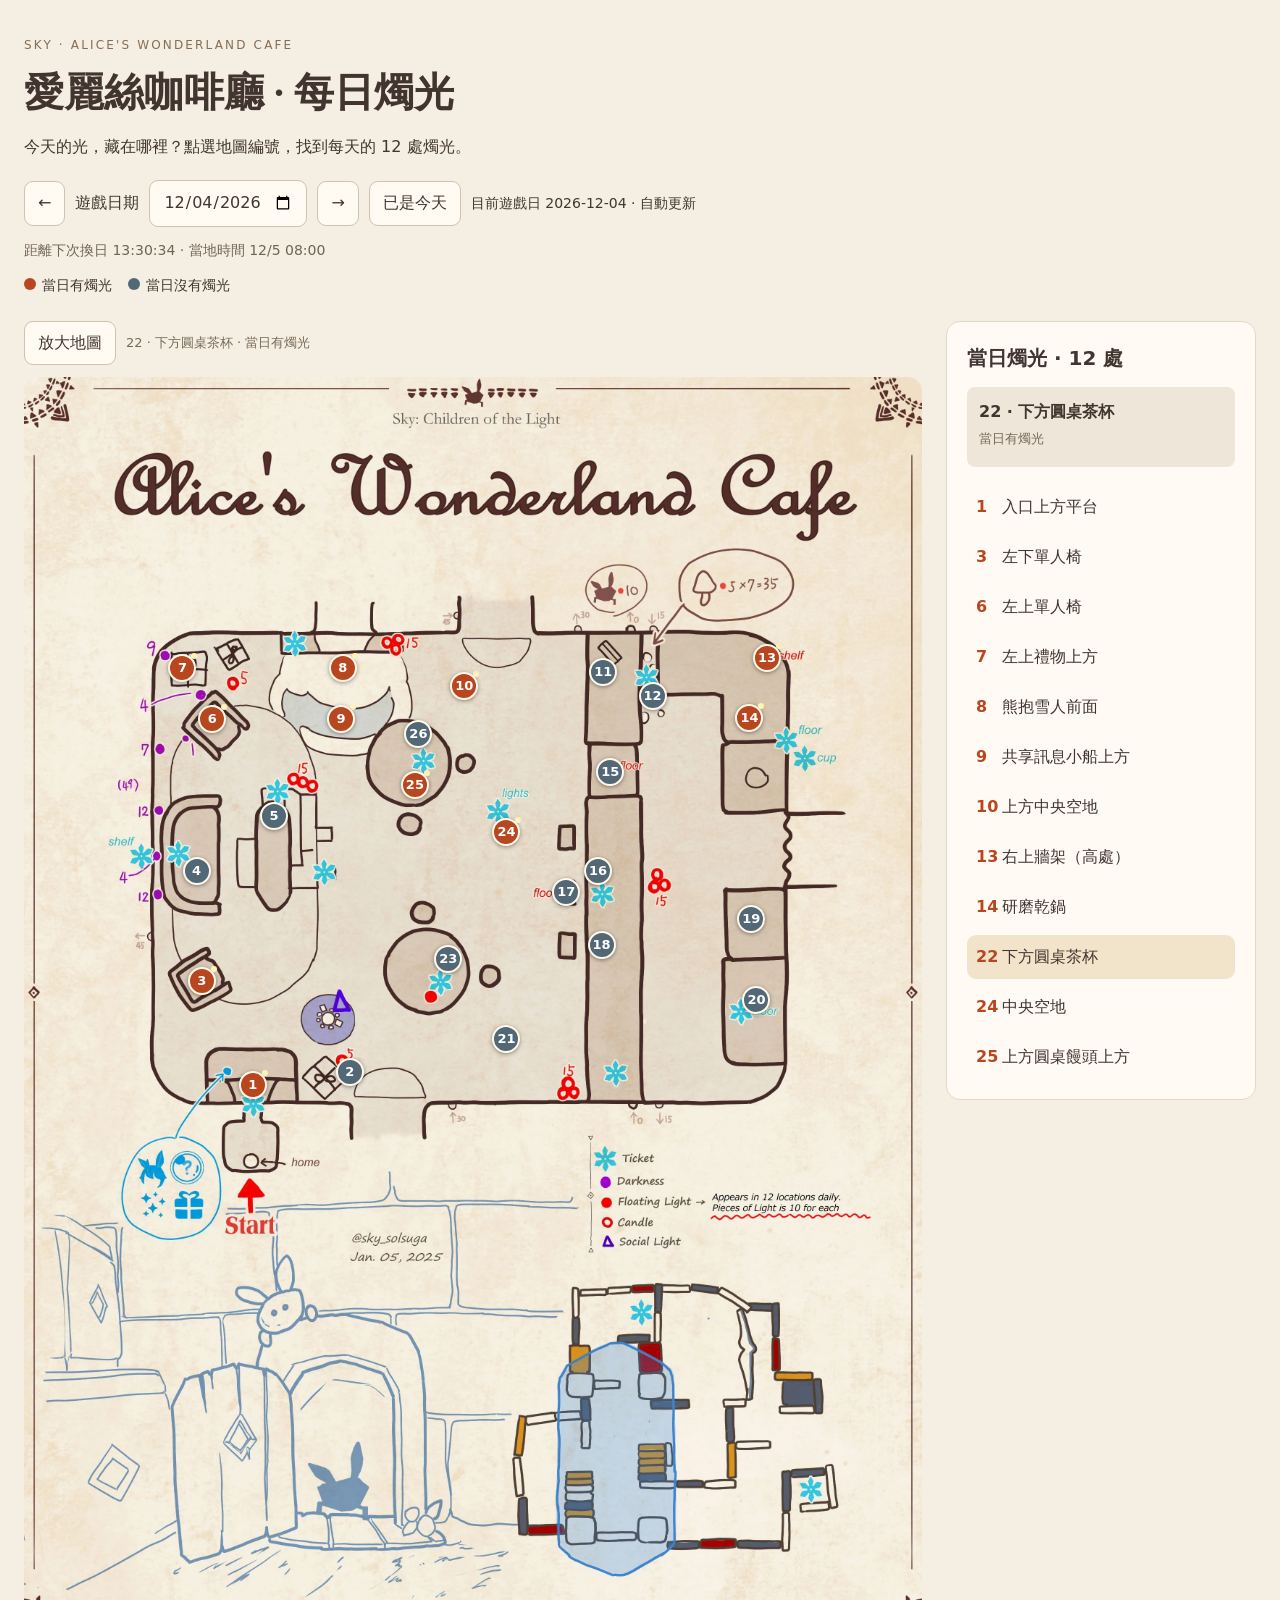
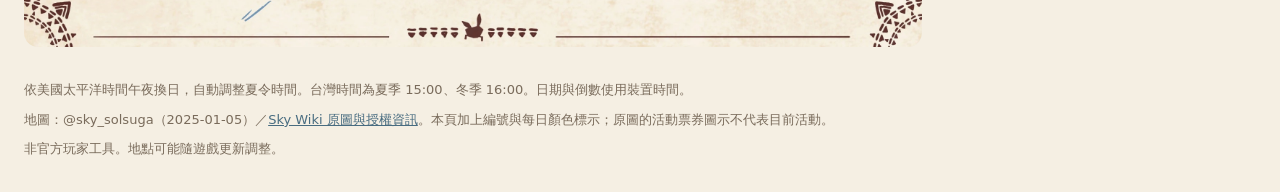
<file: index.html>
<!doctype html>
<html lang="zh-Hant">
<head>
<meta charset="utf-8">
<meta name="viewport" content="width=device-width,initial-scale=1">
<meta name="theme-color" content="#f5efe3">
<meta name="description" content="查看光遇愛麗絲咖啡廳每天的燭光位置，依遊戲換日自動更新。">
<title>愛麗絲咖啡廳 · 每日燭光</title>
<link rel="stylesheet" href="assets/style.css">
</head>
<body>
<header>
<div class="eyebrow">SKY · ALICE'S WONDERLAND CAFE</div>
<h1>愛麗絲咖啡廳 · 每日燭光</h1>
<p>今天的光，藏在哪裡？點選地圖編號，找到每天的 12 處燭光。</p>
<div class="toolbar">
<button id="prev" aria-label="前一天">←</button>
<label for="date">遊戲日期</label>
<input type="date" id="date" min="2025-01-01" max="2099-12-31">
<button id="next" aria-label="後一天">→</button>
<button id="today">回到今天</button>
<span id="mode" role="status" aria-live="polite">
</span>
</div>
<div class="clock" id="clock" role="timer">
</div>
<div class="legend">
<span>
<i class="dot on">
</i>當日有燭光</span>
<span>
<i class="dot">
</i>當日沒有燭光</span>
</div>
</header>
<noscript>請啟用 JavaScript，以查看日期與當日燭光位置。</noscript>
<main>
<section class="map-section" aria-label="燭光地圖">
<div class="map-tools">
<button id="zoom" type="button" aria-pressed="false">放大地圖</button>
<span id="map-hint">點選編號查看地點</span>
</div>
<div class="map-viewport" id="map-viewport" tabindex="0" aria-label="地圖，可在放大後捲動">
<div class="map" id="map">
<img src="assets/cafe-map.jpg" alt="愛麗絲咖啡廳地圖，由 @sky_solsuga 繪製，附每日燭光位置標記" width="2480" height="3508" style="height:auto">
</div>
</div>
</section>
<aside>
<h2 id="list-title">當日燭光 · 12 處</h2>
<div id="detail" aria-live="polite">點選編號查看地點。</div>
<div id="locations" class="locations">
</div>
</aside>
</main>
<footer>
<p>依美國太平洋時間午夜換日，自動調整夏令時間。台灣時間為夏季 15:00、冬季 16:00。日期與倒數使用裝置時間。</p>
<p>地圖：@sky_solsuga（2025-01-05）／<a href="https://sky-children-of-the-light.fandom.com/wiki/Map:Alice%27s_Wonderland_Cafe" target="_blank" rel="noreferrer">Sky Wiki 原圖與授權資訊</a>。本頁加上編號與每日顏色標示；原圖的活動票券圖示不代表目前活動。</p>
<p>非官方玩家工具。地點可能隨遊戲更新調整。</p>
</footer>
<script type="application/json" id="point-data">
[
  {
    "id": 1,
    "name": "入口上方平台",
    "u": 0.2549019607843137,
    "v": 0.5569444444444445
  },
  {
    "id": 2,
    "name": "入口旁禮物附近地板",
    "u": 0.3627450980392157,
    "v": 0.5472222222222223
  },
  {
    "id": 3,
    "name": "左下單人椅",
    "u": 0.1980392156862745,
    "v": 0.475
  },
  {
    "id": 4,
    "name": "左側長沙發",
    "u": 0.19215686274509805,
    "v": 0.3888888888888889
  },
  {
    "id": 5,
    "name": "書籍上方",
    "u": 0.2784313725490196,
    "v": 0.3458333333333333
  },
  {
    "id": 6,
    "name": "左上單人椅",
    "u": 0.20980392156862746,
    "v": 0.26944444444444443
  },
  {
    "id": 7,
    "name": "左上禮物上方",
    "u": 0.17647058823529413,
    "v": 0.22916666666666666
  },
  {
    "id": 8,
    "name": "熊抱雪人前面",
    "u": 0.35490196078431374,
    "v": 0.22916666666666666
  },
  {
    "id": 9,
    "name": "共享訊息小船上方",
    "u": 0.35294117647058826,
    "v": 0.26944444444444443
  },
  {
    "id": 10,
    "name": "上方中央空地",
    "u": 0.49019607843137253,
    "v": 0.24305555555555555
  },
  {
    "id": 11,
    "name": "告示牌松果旁",
    "u": 0.6450980392156863,
    "v": 0.23194444444444445
  },
  {
    "id": 12,
    "name": "蘑菇上方",
    "u": 0.7,
    "v": 0.2513888888888889
  },
  {
    "id": 13,
    "name": "右上牆架（高處）",
    "u": 0.8274509803921568,
    "v": 0.22083333333333333
  },
  {
    "id": 14,
    "name": "研磨乾鍋",
    "u": 0.807843137254902,
    "v": 0.26805555555555555
  },
  {
    "id": 15,
    "name": "吧台上段的地板缺口",
    "u": 0.6529411764705882,
    "v": 0.3111111111111111
  },
  {
    "id": 16,
    "name": "長吧台中段上方",
    "u": 0.6392156862745098,
    "v": 0.3888888888888889
  },
  {
    "id": 17,
    "name": "吧檯中間凳子下方",
    "u": 0.6039215686274509,
    "v": 0.40555555555555556
  },
  {
    "id": 18,
    "name": "長吧檯下方茶杯",
    "u": 0.6431372549019608,
    "v": 0.44722222222222224
  },
  {
    "id": 19,
    "name": "擀麵桌",
    "u": 0.8098039215686275,
    "v": 0.4263888888888889
  },
  {
    "id": 20,
    "name": "烤爐上方",
    "u": 0.8156862745098039,
    "v": 0.49027777777777776
  },
  {
    "id": 21,
    "name": "下方中央空地",
    "u": 0.5372549019607843,
    "v": 0.5208333333333334
  },
  {
    "id": 22,
    "name": "下方圓桌茶杯",
    "u": 0.45294117647058824,
    "v": 0.4875
  },
  {
    "id": 23,
    "name": "下方圓桌碗上方",
    "u": 0.4725490196078431,
    "v": 0.4583333333333333
  },
  {
    "id": 24,
    "name": "中央空地",
    "u": 0.5372549019607843,
    "v": 0.35833333333333334
  },
  {
    "id": 25,
    "name": "上方圓桌饅頭上方",
    "u": 0.43529411764705883,
    "v": 0.32083333333333336
  },
  {
    "id": 26,
    "name": "上方圓桌上緣",
    "u": 0.4392156862745098,
    "v": 0.28055555555555556
  }
]
</script>
<script src="assets/daily-core.js" defer>
</script>
<script src="assets/app.js" defer>
</script>
</body>
</html>
</file>
<file: assets/style.css>
:root{color-scheme:light;--ink:#42352f;--orange:#b84720;--muted:#526877}*{box-sizing:border-box}body{margin:0;background:#f5efe3;color:var(--ink);font:16px/1.65 system-ui,-apple-system,sans-serif}header,main,footer{max-width:1320px;margin:auto;padding:24px}header{padding-top:36px}.eyebrow{letter-spacing:.18em;font-size:12px;color:#866d54}h1{font-family:Georgia,serif;font-size:clamp(26px,4vw,40px);margin:4px 0 8px}p{margin:8px 0}.toolbar{display:flex;flex-wrap:wrap;gap:10px;align-items:center;margin-top:20px}button,input{font:inherit}button{cursor:pointer}button,input[type=date]{border:1px solid #cfc2ae;border-radius:9px;background:#fffaf2;color:var(--ink);padding:8px 13px}button:hover{background:#f0e3ca}button:focus-visible,input:focus-visible{outline:3px solid #2878a4;outline-offset:3px}.clock{font-size:14px;color:#716454;margin-top:12px}main{display:grid;grid-template-columns:minmax(0,1fr) 310px;gap:24px;padding-top:0}.map{position:relative;align-self:start;border-radius:14px;overflow:hidden;box-shadow:0 4px 25px #57422d14}.map img{display:block;width:100%}.pin{position:absolute;transform:translate(-50%,-50%);border:2px solid #fff8e9;border-radius:50%;width:28px;height:28px;padding:0;background:var(--muted);color:white;font-size:13px;font-weight:750;box-shadow:0 1px 4px #0006;line-height:24px}.pin.on{background:var(--orange)}.pin.on:hover{background:#8c3517}.pin:not(.on):hover{background:#344c5c}.pin.focused{outline:3px solid #26394a;outline-offset:2px;z-index:2}.pin.on::after{content:'';position:absolute;width:6px;height:6px;background:#fff2b8;border-radius:50%;top:-3px;right:-3px}.legend{display:flex;gap:16px;flex-wrap:wrap;font-size:14px;margin-top:12px}.dot{display:inline-block;width:12px;height:12px;border-radius:50%;margin-right:6px;background:var(--muted)}.dot.on{background:var(--orange)}aside{align-self:start;position:sticky;top:16px;background:#fffaf3;border:1px solid #e3d8c7;border-radius:14px;padding:20px}h2{font-size:20px;margin:0 0 12px}#detail{background:#eee6d8;padding:12px;border-radius:8px;margin-bottom:18px;min-height:80px}#detail strong{display:block}#detail span,.small{font-size:13px;color:#786956}.locations{display:grid;gap:6px}.locations button{text-align:left;border-color:transparent;background:transparent;padding:6px 8px}.locations button:hover,.locations button.chosen{background:#f2e3cb}.badge{display:inline-block;min-width:26px;color:var(--orange);font-weight:700}footer{font-size:13px;color:#796b5b;padding-top:0}a{color:#486c80}noscript{display:block;padding:24px}@media(max-width:760px){header,main,footer{padding-left:14px;padding-right:14px}main{grid-template-columns:1fr}aside{position:static}.locations{grid-template-columns:1fr 1fr}.pin{width:24px;height:24px;font-size:11px;line-height:20px}.toolbar{gap:7px}.toolbar button{padding:8px 10px}}
/* Map zoom keeps the page width fixed while letting the map pan. */
.map-section { min-width: 0; }
.map-tools { display:flex; align-items:center; flex-wrap:wrap; gap:10px; margin-bottom:12px; }
.map-tools button { min-height:44px; }
#map-hint { font-size:13px; color:#786956; }
.map-viewport { overflow:auto; max-width:100%; border-radius:14px; }
.map-viewport.enlarged { max-height:75vh; }
.map-viewport.enlarged .map { width: max(720px, 150%); }
.toolbar button, .locations button { min-height:44px; }
.toolbar input { min-width:0; min-height:44px; max-width:100%; }
.locations button { line-height:1.5; }
.locations .badge { flex-shrink:0; }
#mode { font-size:14px; overflow-wrap:anywhere; }
@media(max-width:760px) {
  header { padding-top:22px; }
  h1 { font-size:clamp(23px,6vw,30px); }
  aside { padding:16px; }
  .map-viewport.enlarged .pin { width:32px; height:32px; font-size:14px; line-height:28px; }
}
@media(max-width:420px) {
  .toolbar { display:grid; grid-template-columns:44px minmax(0,1fr) 44px; }
  .toolbar label { grid-row:1; grid-column:1 / -1; font-size:14px; }
  #prev { grid-row:2; grid-column:1; }
  #date { grid-row:2; grid-column:2; width:100%; }
  #next { grid-row:2; grid-column:3; }
  #today { grid-row:3; grid-column:1 / -1; justify-self:start; }
  #mode { grid-row:4; grid-column:1 / -1; }
  .locations { grid-template-columns:1fr; }
  .locations button { display:flex; align-items:center; gap:6px; }
}
</file>
